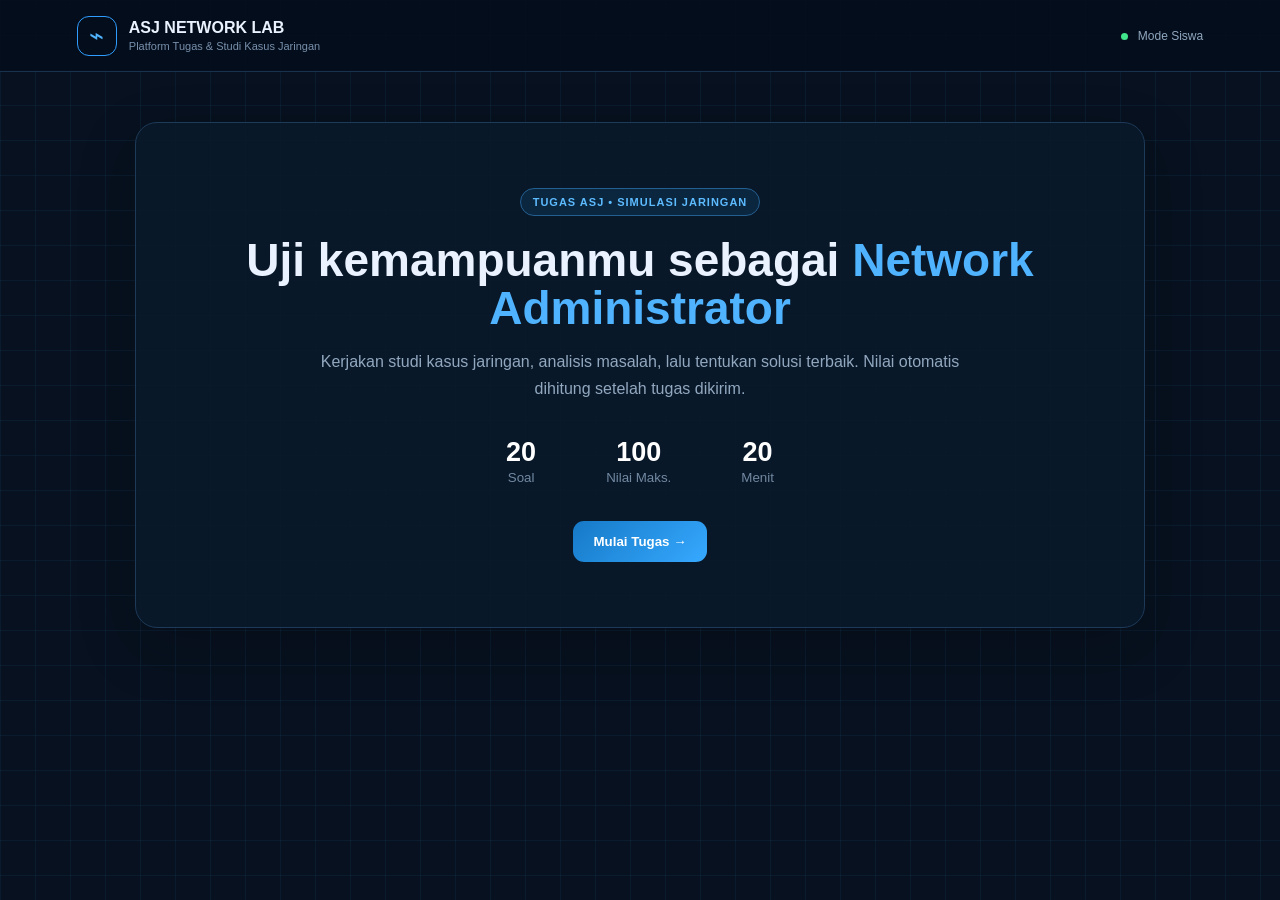
<file: index.html>
<!DOCTYPE html>
<html lang="id">
<head>
<meta charset="UTF-8">
<meta name="viewport" content="width=device-width,initial-scale=1">
<title>ASJ Network Lab — Tugas Interaktif</title>
<link rel="stylesheet" href="style.css">
</head>
<body>
<div class="bg-grid"></div>
<header class="topbar">
  <div class="brand"><span class="logo">⌁</span><div><b>ASJ NETWORK LAB</b><small>Platform Tugas & Studi Kasus Jaringan</small></div></div>
  <div class="status"><span class="dot"></span> Mode Siswa</div>
</header>

<main class="container">
<section id="intro" class="card hero">
  <div class="badge">TUGAS ASJ • SIMULASI JARINGAN</div>
  <h1>Uji kemampuanmu sebagai <span>Network Administrator</span></h1>
  <p>Kerjakan studi kasus jaringan, analisis masalah, lalu tentukan solusi terbaik. Nilai otomatis dihitung setelah tugas dikirim.</p>
  <div class="stats">
    <div><strong>20</strong><small>Soal</small></div>
    <div><strong>100</strong><small>Nilai Maks.</small></div>
    <div><strong>20</strong><small>Menit</small></div>
  </div>
  <button class="btn primary" onclick="showForm()">Mulai Tugas →</button>
</section>

<section id="studentForm" class="card hidden">
  <div class="section-title"><span>01</span><div><h2>Identitas Siswa</h2><p>Isi data sebelum memulai.</p></div></div>
  <div class="form-grid">
    <label>Nama Lengkap<input id="nama" placeholder="Contoh: Budi Santoso" required></label>
    <label>Kelas<input id="kelas" placeholder="Contoh: XI TKJ 1" required></label>
    <label>No. Absen<input id="absen" type="number" min="1" placeholder="01" required></label>
    <label>Kelompok (opsional)<input id="kelompok" placeholder="Contoh: Kelompok 3"></label>
  </div>
  <button class="btn primary" onclick="startExam()">Mulai Simulasi →</button>
</section>

<section id="exam" class="hidden">
  <div class="exam-head card">
    <div><span class="badge">SIMULASI AKTIF</span><h2 id="qTitle">Soal 1</h2></div>
    <div class="timer" id="timer">20:00</div>
  </div>
  <div id="questions"></div>
  <div class="card submit-box">
    <p>Pastikan semua jawaban sudah diperiksa.</p>
    <button class="btn primary" onclick="submitExam()">Kirim Tugas & Lihat Nilai</button>
  </div>
</section>

<section id="result" class="card hidden">
  <div class="result-icon">✓</div>
  <div class="badge">TUGAS SELESAI</div>
  <h1 id="resultName"></h1>
  <div class="score" id="score">0</div>
  <p class="muted" id="resultMessage"></p>
  <div class="result-grid">
    <div><span>Pilihan Ganda</span><b id="pgScore">0/60</b></div>
    <div><span>Studi Kasus</span><b id="caseScore">0/40</b></div>
  </div>
  <button class="btn" onclick="location.reload()">Kembali ke Awal</button>
</section>
</main>
<script src="app.js"></script>
</body>
</html>
</file>
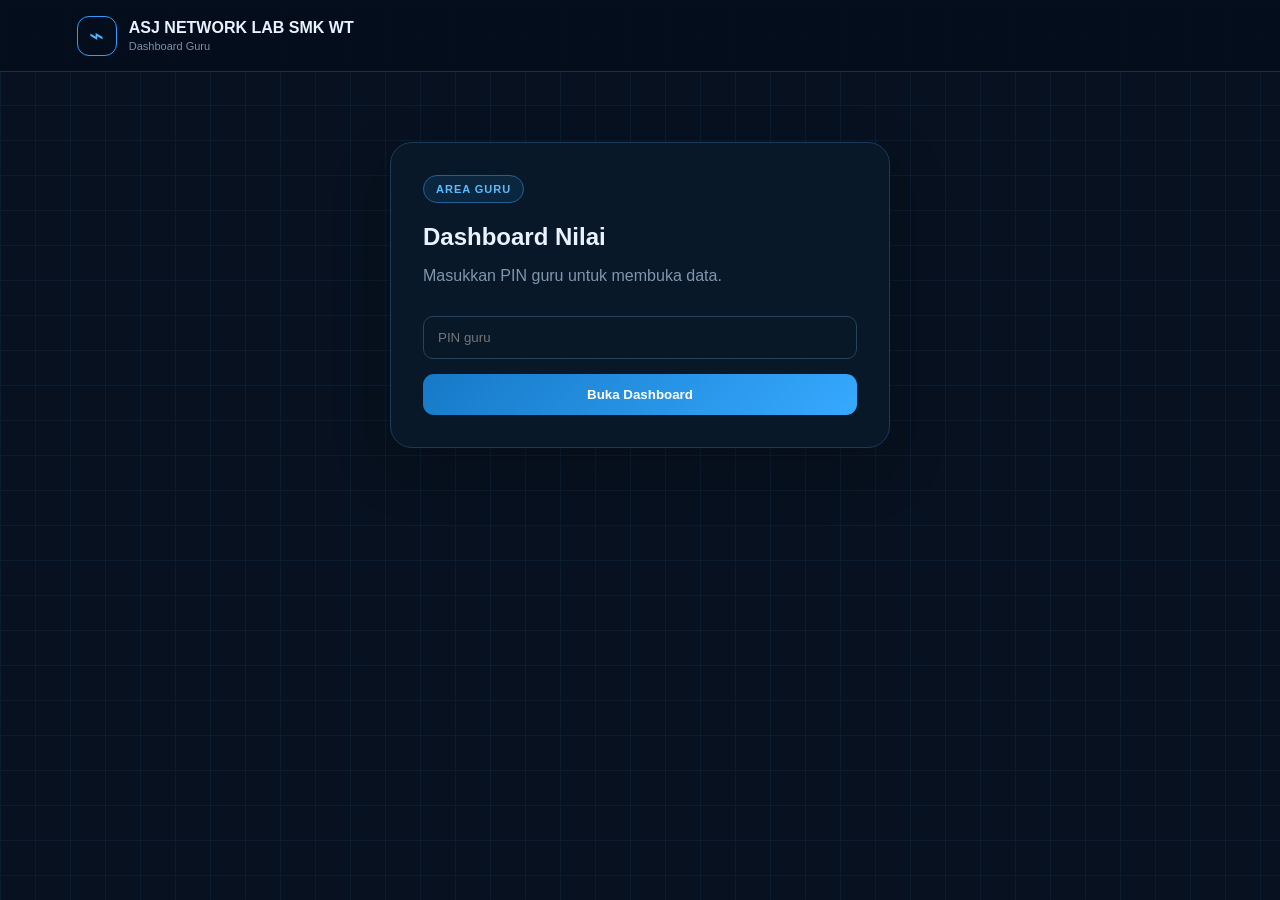
<file: guru.html>
<!DOCTYPE html>
<html lang="id">
<head>
<meta charset="UTF-8">
<meta name="viewport" content="width=device-width,initial-scale=1">
<title>Dashboard Guru — ASJ Network Lab</title>
<link rel="stylesheet" href="style.css">
</head>
<body>
<div class="bg-grid"></div>
<header class="topbar">
  <div class="brand"><span class="logo">⌁</span><div><b>ASJ NETWORK LAB SMK WT</b><small>Dashboard Guru</small></div></div>
</header>
<main class="container">
<section id="login" class="card narrow">
  <div class="badge">AREA GURU</div>
  <h1>Dashboard Nilai</h1>
  <p class="muted">Masukkan PIN guru untuk membuka data.</p>
  <input id="pin" type="password" placeholder="PIN guru">
  <button class="btn primary full" onclick="login()">Buka Dashboard</button>
</section>

<section id="dashboard" class="hidden">
  <div class="card">
    <div class="section-title"><span>📊</span><div><h2>Rekap Nilai Siswa</h2><p>Data tersimpan dari pengumpulan tugas.</p></div></div>
    <div class="toolbar">
      <input id="search" placeholder="Cari nama / kelas..." oninput="renderTable()">
      <button class="btn" onclick="loadData()">↻ Refresh</button>
      <button class="btn" onclick="exportCSV()">↓ CSV</button>
    </div>
    <div class="table-wrap">
      <table><thead><tr><th>No</th><th>Nama</th><th>Kelas</th><th>Absen</th><th>Nilai</th><th>PG</th><th>Kasus</th><th>Waktu</th></tr></thead>
      <tbody id="rows"></tbody></table>
    </div>
  </div>
</section>
</main>
<script>
const API_URL = "https://script.google.com/macros/s/AKfycbzMK21Fkh-uUuyCt6OxSGsKPjxOOjr4V_7r9qSZDi1PQpAlxeHtkX0D1_0nAJAx0uCW/exec";
const TEACHER_PIN = "1234";
let data = [];

function login(){
  if(document.getElementById('pin').value !== TEACHER_PIN){ alert('PIN salah.'); return; }
  document.getElementById('login').classList.add('hidden');
  document.getElementById('dashboard').classList.remove('hidden');
  loadData();
}
async function loadData(){
  if(!API_URL){ 
    data = JSON.parse(localStorage.getItem('asj_submissions') || '[]');
    renderTable(); return;
  }
  try{
    const r = await fetch(API_URL+'?action=list');
    data = await r.json();
    renderTable();
  }catch(e){ alert('Gagal mengambil data. Periksa API_URL.'); }
}
function renderTable(){
  const q=(document.getElementById('search').value||'').toLowerCase();
  const filtered=data.filter(x => `${x.nama} ${x.kelas}`.toLowerCase().includes(q));
  document.getElementById('rows').innerHTML = filtered.map((x,i)=>`
    <tr><td>${i+1}</td><td><b>${esc(x.nama)}</b></td><td>${esc(x.kelas)}</td><td>${esc(x.absen)}</td>
    <td><strong class="grade">${x.nilai}</strong></td><td>${x.pg}/60</td><td>${x.kasus}/40</td><td>${esc(x.waktu||'')}</td></tr>`).join('');
}
function esc(s){return String(s??'').replace(/[&<>"']/g,m=>({'&':'&amp;','<':'&lt;','>':'&gt;','"':'&quot;',"'":'&#039;'}[m]));}
function exportCSV(){
  const head=['Nama','Kelas','Absen','Nilai','PG','Kasus','Waktu'];
  const rows=data.map(x=>[x.nama,x.kelas,x.absen,x.nilai,x.pg,x.kasus,x.waktu]);
  const csv=[head,...rows].map(r=>r.map(v=>`"${String(v??'').replace(/"/g,'""')}"`).join(',')).join('\n');
  const a=document.createElement('a'); a.href=URL.createObjectURL(new Blob([csv],{type:'text/csv'})); a.download='rekap-nilai-asj.csv'; a.click();
}
</script>
</body>
</html>
</file>
<file: style.css>
*{box-sizing:border-box}body{margin:0;font-family:Inter,Segoe UI,Arial,sans-serif;background:#07111f;color:#eaf2ff;min-height:100vh}.bg-grid{position:fixed;inset:0;background-image:linear-gradient(rgba(67,177,255,.07) 1px,transparent 1px),linear-gradient(90deg,rgba(67,177,255,.07) 1px,transparent 1px);background-size:35px 35px;pointer-events:none}.topbar{height:72px;border-bottom:1px solid #18324d;background:rgba(5,14,27,.9);display:flex;align-items:center;justify-content:space-between;padding:0 6%;position:sticky;top:0;z-index:5}.brand{display:flex;align-items:center;gap:12px}.brand small{display:block;color:#7891ad;font-size:11px;margin-top:3px}.logo{width:40px;height:40px;border:1px solid #2f9dff;border-radius:12px;display:grid;place-items:center;color:#50b3ff;font-size:25px}.status{font-size:12px;color:#8fa7bf}.dot{display:inline-block;width:7px;height:7px;border-radius:50%;background:#41e58b;margin-right:7px}.container{max-width:1050px;margin:50px auto;padding:0 20px;position:relative}.card{background:rgba(10,25,43,.92);border:1px solid #1d3a58;border-radius:22px;padding:32px;box-shadow:0 20px 60px rgba(0,0,0,.2);margin-bottom:22px}.hero{text-align:center;padding:65px 35px}.badge{display:inline-block;color:#5dbbff;border:1px solid #235f91;background:#0b2740;padding:7px 12px;border-radius:999px;font-size:11px;font-weight:800;letter-spacing:1px}.hero h1{font-size:46px;line-height:1.05;max-width:800px;margin:20px auto 15px}.hero h1 span{color:#50b3ff}.hero p{max-width:680px;margin:auto;color:#91a8bf;line-height:1.7}.stats{display:flex;justify-content:center;gap:70px;margin:35px 0}.stats strong{display:block;font-size:27px;color:#fff}.stats small{color:#7189a1}.btn{border:1px solid #294866;background:#11283f;color:#dcecff;padding:13px 20px;border-radius:11px;cursor:pointer;font-weight:700}.btn:hover{transform:translateY(-1px);border-color:#4a9dd9}.primary{background:linear-gradient(135deg,#1679c7,#36a9ff);border:0;color:white}.full{width:100%}.hidden{display:none!important}.section-title{display:flex;gap:15px;align-items:flex-start;margin-bottom:25px}.section-title>span{font-size:18px;color:#50b3ff}.section-title h2{margin:0 0 5px}.section-title p{margin:0;color:#7189a1}.form-grid{display:grid;grid-template-columns:1fr 1fr;gap:18px;margin-bottom:25px}label{display:flex;flex-direction:column;gap:8px;color:#9db3c9;font-size:13px}input,textarea{width:100%;padding:13px 14px;border-radius:10px;border:1px solid #27435e;background:#081827;color:#fff;outline:none}textarea{min-height:130px;resize:vertical}input:focus,textarea:focus{border-color:#45aaf5}.exam-head{display:flex;justify-content:space-between;align-items:center;position:sticky;top:84px;z-index:4;padding:20px 25px}.exam-head h2{margin:10px 0 0}.timer{font-size:25px;font-weight:900;color:#59bcff}.question{padding:27px}.question h3{margin-top:0;line-height:1.45}.options{display:grid;gap:10px}.option{display:flex;gap:12px;align-items:flex-start;border:1px solid #24415d;padding:14px;border-radius:12px;cursor:pointer}.option:hover{background:#0c2237}.option input{width:auto;margin-top:3px}.case-label{color:#55b7ff;font-weight:800;font-size:11px;letter-spacing:1px}.submit-box{text-align:center}.muted{color:#7f96ad}.result-icon{width:70px;height:70px;border-radius:50%;background:#103f36;border:1px solid #2bd58c;color:#4bf0a1;display:grid;place-items:center;font-size:35px;margin:auto}.result{text-align:center}.result h1{text-align:center}.score{text-align:center;font-size:90px;font-weight:900;color:#53baff;margin:15px 0}.result-grid{display:grid;grid-template-columns:1fr 1fr;gap:15px;margin:25px 0}.result-grid div{padding:20px;border:1px solid #24415d;border-radius:14px;text-align:center}.result-grid span{display:block;color:#8198ae;font-size:12px}.result-grid b{display:block;font-size:23px;margin-top:6px}.narrow{max-width:500px;margin:70px auto}.narrow h1{margin-bottom:5px}.narrow input{margin:15px 0}.toolbar{display:flex;gap:10px;margin-bottom:20px}.toolbar input{flex:1}.table-wrap{overflow:auto}table{width:100%;border-collapse:collapse;font-size:13px}th,td{text-align:left;padding:13px;border-bottom:1px solid #1b344c;white-space:nowrap}th{color:#6f8ba6}.grade{color:#55bcff}@media(max-width:700px){.hero h1{font-size:34px}.stats{gap:25px}.form-grid,.result-grid{grid-template-columns:1fr}.topbar{padding:0 20px}.status{display:none}.card{padding:22px}.exam-head{top:72px}.toolbar{flex-direction:column}}
</file>
